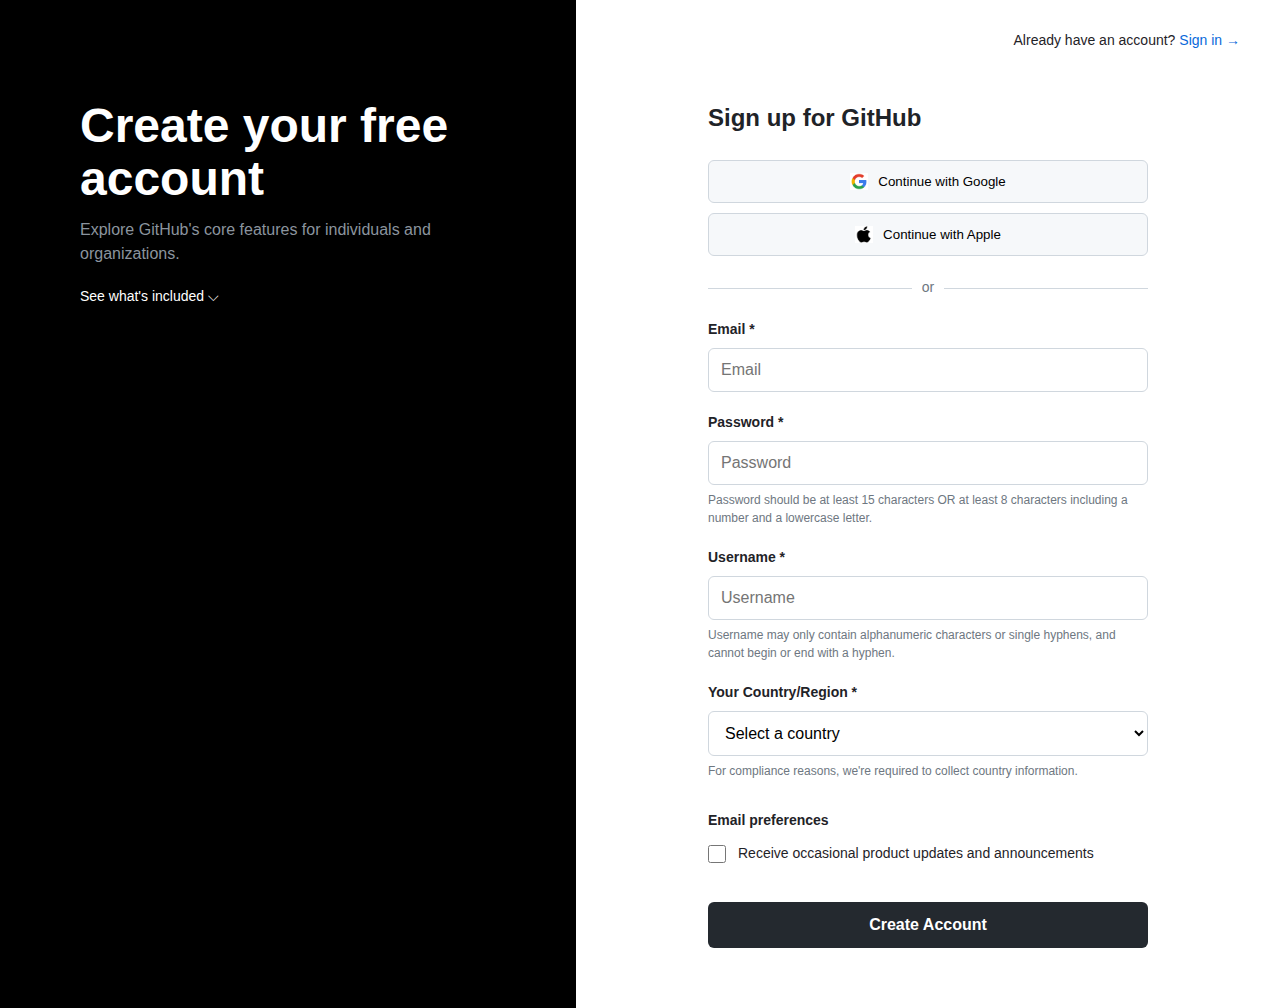
<file: index.html>
<!DOCTYPE html>
<html lang="en">
<head>
    <meta charset="UTF-8">
    <meta name="viewport" content="width=device-width, initial-scale=1.0">
    <title>Sign up for GitHub · GitHub</title>
    <link rel="stylesheet" href="style.css">
</head>
<body>

    <div class="main-container">
        <div class="left-panel">
            <div class="top-nav-mobile">
                Already have an account? <a href="https://rozariya17.github.io/Phoeurn_Rozariya_Web_W02_Lab2/sign_in.html">Sign in →</a>
                
            </div>
            
            <div class="hero-content">
                <h1>Create your free account</h1>
                <p>Explore GitHub's core features for individuals and organizations.</p>
                <a href="#" class="see-whats-included">See what's included <span class="chevron">⌵</span></a>
            
            </div>

        </div>

        <div class="right-panel">
            <div class="top-nav-desktop">
                Already have an account? <a href="#">Sign in →</a>
            </div>

            <div class="form-wrapper">
                <h2>Sign up for GitHub</h2>
                
                <div class="social-login">
                    <button class="btn-social">
                        <img src="/Picture/google_logo.png" alt=""> Continue with Google
                    </button>
                    <button class="btn-social">
                        <img src="/Picture/apple_logo.jpg" alt=""> Continue with Apple
                    </button>
                </div>

                <div class="divider"><span>or</span></div>

                <form>
                    <div class="form-group">
                        <label for="email">Email *</label>
                        <input type="email" id="email" name="email" required placeholder="Email">
                    </div>

                    <div class="form-group">
                        <label for="password">Password *</label>
                        <input type="password" id="password" name="password" required placeholder="Password">
                        <p class="helper-text">Password should be at least 15 characters OR at least 8 characters including a number and a lowercase letter.</p>
                    </div>

                    <div class="form-group">
                        <label for="username">Username *</label>
                        <input type="text" id="username" name="username" required placeholder="Username">
                        <p class="helper-text">Username may only contain alphanumeric characters or single hyphens, and cannot begin or end with a hyphen.</p>
                    </div>

                    <div class="form-group">
                        <label for="country">Your Country/Region *</label>
                        <select name="country" id="country" required>
                            <option value="" disabled selected>Select a country</option>
                            <option value="Afghanistan">Afghanistan</option>
                            <option value="Albania">Albania</option>
                            <option value="Algeria">Algeria</option>
                            <option value="Andorra">Andorra</option>
                            <option value="Angola">Angola</option>
                            <option value="Antigua and Barbuda">Antigua and Barbuda</option>
                            <option value="Argentina">Argentina</option>
                            <option value="Armenia">Armenia</option>
                            <option value="Australia">Australia</option>
                            <option value="Austria">Austria</option>
                            <option value="Azerbaijan">Azerbaijan</option>
                            <option value="Bahamas">Bahamas</option>
                            <option value="Bahrain">Bahrain</option>
                            <option value="Bangladesh">Bangladesh</option>
                            <option value="Barbados">Barbados</option>
                            <option value="Belarus">Belarus</option>
                            <option value="Belgium">Belgium</option>
                            <option value="Belize">Belize</option>
                            <option value="Benin">Benin</option>
                            <option value="Bhutan">Bhutan</option>
                            <option value="Bolivia">Bolivia</option>
                            <option value="Bosnia and Herzegovina">Bosnia and Herzegovina</option>
                            <option value="Botswana">Botswana</option>
                            <option value="Brazil">Brazil</option>
                            <option value="Brunei">Brunei</option>
                            <option value="Bulgaria">Bulgaria</option>
                            <option value="Burkina Faso">Burkina Faso</option>
                            <option value="Burundi">Burundi</option>
                            <option value="Cambodia">Cambodia</option>
                            <option value="Cameroon">Cameroon</option>
                            <option value="Canada">Canada</option>
                            <option value="Cape Verde">Cape Verde</option>
                            <option value="Central African Republic">Central African Republic</option>
                            <option value="Chad">Chad</option>
                            <option value="Chile">Chile</option>
                            <option value="China">China</option>
                            <option value="Colombia">Colombia</option>
                            <option value="Comoros">Comoros</option>
                            <option value="Congo">Congo</option>
                            <option value="Costa Rica">Costa Rica</option>
                            <option value="Croatia">Croatia</option>
                            <option value="Cuba">Cuba</option>
                            <option value="Cyprus">Cyprus</option>
                            <option value="Czech Republic">Czech Republic</option>
                            <option value="Denmark">Denmark</option>
                            <option value="Djibouti">Djibouti</option>
                            <option value="Dominica">Dominica</option>
                            <option value="Dominican Republic">Dominican Republic</option>
                            <option value="Ecuador">Ecuador</option>
                            <option value="Egypt">Egypt</option>
                            <option value="El Salvador">El Salvador</option>
                            <option value="Equatorial Guinea">Equatorial Guinea</option>
                            <option value="Eritrea">Eritrea</option>
                            <option value="Estonia">Estonia</option>
                            <option value="Eswatini">Eswatini</option>
                            <option value="Ethiopia">Ethiopia</option>
                            <option value="Fiji">Fiji</option>
                            <option value="Finland">Finland</option>
                            <option value="France">France</option>
                            <option value="Gabon">Gabon</option>
                            <option value="Gambia">Gambia</option>
                            <option value="Georgia">Georgia</option>
                            <option value="Germany">Germany</option>
                            <option value="Ghana">Ghana</option>
                            <option value="Greece">Greece</option>
                            <option value="Grenada">Grenada</option>
                            <option value="Guatemala">Guatemala</option>
                            <option value="Guinea">Guinea</option>
                            <option value="Guyana">Guyana</option>
                            <option value="Haiti">Haiti</option>
                            <option value="Honduras">Honduras</option>
                            <option value="Hungary">Hungary</option>
                            <option value="Iceland">Iceland</option>
                            <option value="India">India</option>
                            <option value="Indonesia">Indonesia</option>
                            <option value="Iran">Iran</option>
                            <option value="Iraq">Iraq</option>
                            <option value="Ireland">Ireland</option>
                            <option value="Israel">Israel</option>
                            <option value="Italy">Italy</option>
                            <option value="Jamaica">Jamaica</option>
                            <option value="Japan">Japan</option>
                            <option value="Jordan">Jordan</option>
                            <option value="Kazakhstan">Kazakhstan</option>
                            <option value="Kenya">Kenya</option>
                            <option value="Kiribati">Kiribati</option>
                            <option value="Korea, North">Korea, North</option>
                            <option value="Korea, South">Korea, South</option>
                            <option value="Kuwait">Kuwait</option>
                            <option value="Kyrgyzstan">Kyrgyzstan</option>
                            <option value="Laos">Laos</option>
                            <option value="Latvia">Latvia</option>
                            <option value="Lebanon">Lebanon</option>
                            <option value="Lesotho">Lesotho</option>
                            <option value="Liberia">Liberia</option>
                            <option value="Libya">Libya</option>
                            <option value="Liechtenstein">Liechtenstein</option>
                            <option value="Lithuania">Lithuania</option>
                            <option value="Luxembourg">Luxembourg</option>
                            <option value="Madagascar">Madagascar</option>
                            <option value="Malawi">Malawi</option>
                            <option value="Malaysia">Malaysia</option>
                            <option value="Maldives">Maldives</option>
                            <option value="Mali">Mali</option>
                            <option value="Malta">Malta</option>
                            <option value="Marshall Islands">Marshall Islands</option>
                            <option value="Mauritania">Mauritania</option>
                            <option value="Mauritius">Mauritius</option>
                            <option value="Mexico">Mexico</option>
                            <option value="Micronesia">Micronesia</option>
                            <option value="Moldova">Moldova</option>
                            <option value="Monaco">Monaco</option>
                            <option value="Mongolia">Mongolia</option>
                            <option value="Montenegro">Montenegro</option>
                            <option value="Morocco">Morocco</option>
                            <option value="Mozambique">Mozambique</option>
                            <option value="Myanmar">Myanmar</option>
                            <option value="Namibia">Namibia</option>
                            <option value="Nauru">Nauru</option>
                            <option value="Nepal">Nepal</option>
                            <option value="Netherlands">Netherlands</option>
                            <option value="New Zealand">New Zealand</option>
                            <option value="Nicaragua">Nicaragua</option>
                            <option value="Niger">Niger</option>
                            <option value="Nigeria">Nigeria</option>
                            <option value="Norway">Norway</option>
                            <option value="Oman">Oman</option>
                            <option value="Pakistan">Pakistan</option>
                            <option value="Palau">Palau</option>
                            <option value="Panama">Panama</option>
                            <option value="Papua New Guinea">Papua New Guinea</option>
                            <option value="Paraguay">Paraguay</option>
                            <option value="Peru">Peru</option>
                            <option value="Philippines">Philippines</option>
                            <option value="Poland">Poland</option>
                            <option value="Portugal">Portugal</option>
                            <option value="Qatar">Qatar</option>
                            <option value="Romania">Romania</option>
                            <option value="Russia">Russia</option>
                            <option value="Rwanda">Rwanda</option>
                            <option value="Samoa">Samoa</option>
                            <option value="Saudi Arabia">Saudi Arabia</option>
                            <option value="Senegal">Senegal</option>
                            <option value="Serbia">Serbia</option>
                            <option value="Seychelles">Seychelles</option>
                            <option value="Sierra Leone">Sierra Leone</option>
                            <option value="Singapore">Singapore</option>
                            <option value="Slovakia">Slovakia</option>
                            <option value="Slovenia">Slovenia</option>
                            <option value="Solomon Islands">Solomon Islands</option>
                            <option value="Somalia">Somalia</option>
                            <option value="South Africa">South Africa</option>
                            <option value="Spain">Spain</option>
                            <option value="Sri Lanka">Sri Lanka</option>
                            <option value="Sudan">Sudan</option>
                            <option value="Suriname">Suriname</option>
                            <option value="Sweden">Sweden</option>
                            <option value="Switzerland">Switzerland</option>
                            <option value="Syria">Syria</option>
                            <option value="Taiwan">Taiwan</option>
                            <option value="Tajikistan">Tajikistan</option>
                            <option value="Tanzania">Tanzania</option>
                            <option value="Thailand">Thailand</option>
                            <option value="Timor-Leste">Timor-Leste</option>
                            <option value="Togo">Togo</option>
                            <option value="Tonga">Tonga</option>
                            <option value="Tunisia">Tunisia</option>
                            <option value="Turkey">Turkey</option>
                            <option value="Turkmenistan">Turkmenistan</option>
                            <option value="Tuvalu">Tuvalu</option>
                            <option value="Uganda">Uganda</option>
                            <option value="Ukraine">Ukraine</option>
                            <option value="United Arab Emirates">United Arab Emirates</option>
                            <option value="United Kingdom">United Kingdom</option>
                            <option value="United States">United States</option>
                            <option value="Uruguay">Uruguay</option>
                            <option value="Uzbekistan">Uzbekistan</option>
                            <option value="Vanuatu">Vanuatu</option>
                            <option value="Vatican City">Vatican City</option>
                            <option value="Venezuela">Venezuela</option>
                            <option value="Vietnam">Vietnam</option>
                            <option value="Yemen">Yemen</option>
                            <option value="Zambia">Zambia</option>
                            <option value="Zimbabwe">Zimbabwe</option>
                        </select>
                        <p class="helper-text">For compliance reasons, we're required to collect country information.</p>
                    </div>

                    <div class="email-prefs">
                        <label class="prefs-title">Email preferences</label>
                        <div class="checkbox-row">
                            <input type="checkbox" id="email_preferences" name="email_preferences">
                            <label for="email_preferences">Receive occasional product updates and announcements</label>
                        </div>
                    </div>

                    <input type="submit" value="Create Account" class="submit-btn"> 
                </form>
            </div>
        </div>
    </div>

</body>
</html>
</file>
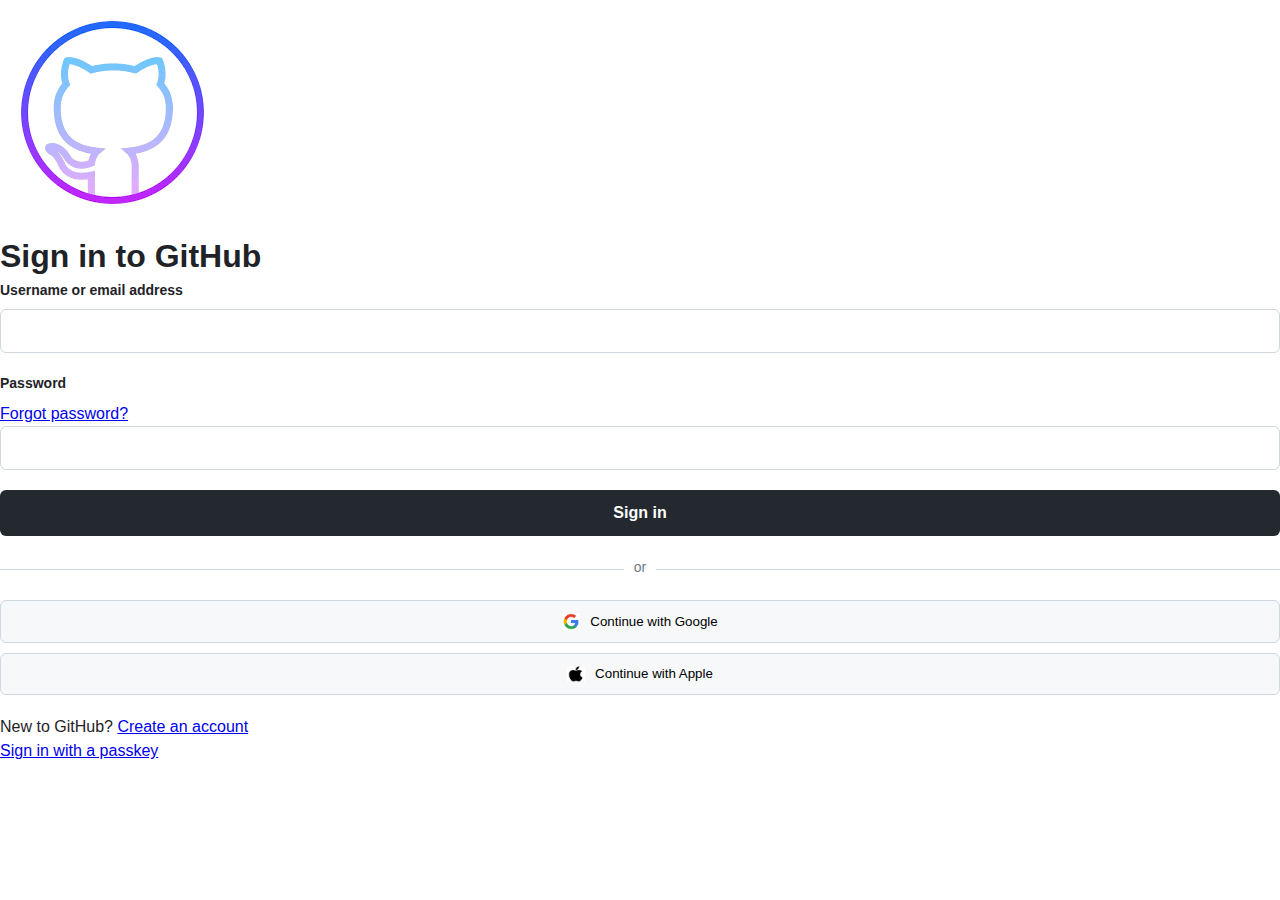
<file: sign_in.html>
<!DOCTYPE html>
<html lang="en">
<head>
    <meta charset="UTF-8">
    <meta name="viewport" content="width=device-width, initial-scale=1.0">
    <title>Sign in to GitHub · GitHub</title>
    <link rel="stylesheet" href="style.css">
</head>
<body class="sign_in_page">

    <div class="signin-container">
        <img src="/Picture/github_logo.png" alt="GitHub Logo" class="logo">
        
        <h1>Sign in to GitHub</h1>

        <div class="signin-form">
            <form>
                <div class="form-group">
                    <label for="login">Username or email address</label>
                    <input type="text" id="login" name="login" class="input-block">
                </div>

                <div class="form-group">
                <div class="label-wrapper">
                    <label for="password">Password</label>
                    <a href="#" class="label-link">Forgot password?</a>
                </div>
                <input type="password" id="password" name="password">
                </div>
                        
                <input type="submit" value="Sign in" class="submit-btn">
            </form>

            <div class="divider">
                <span>or</span>
            </div>

            <div class="social-login">
                <button class="btn-social">
                    <img src="/Picture/google_logo.png" alt=""> Continue with Google
                </button>
                <button class="btn-social">
                    <img src="/Picture/apple_logo.jpg" alt=""> Continue with Apple
                </button>
            </div>
        </div>

        <div class="auth-footer">
            <p>New to GitHub? <a href="#" class="label-link">Create an account</a></p>
            <p><a href="#" class="label-link">Sign in with a passkey</a></p>
        </div>
    </div>

</body>
</html>
</file>
<file: style.css>
/* Reset */
* { box-sizing: border-box; margin: 0; padding: 0; }
body { font-family: -apple-system, BlinkMacSystemFont, "Segoe UI", sans-serif; color: #1f2328; line-height: 1.5; }

/* Mobile First Layout (Stacked) */
.main-container {
    display: flex;
    flex-direction: column;
    min-height: 100vh;
}

/* Left/Top Panel */
.left-panel {
    background-color: #000;
    color: white;
    padding: 40px 20px;
    text-align: center;
    position: relative;
    overflow: hidden;
}

.hero-content h1 { font-size: 32px; margin-bottom: 12px; }
.hero-content p { color: #8b949e; font-size: 16px; margin-bottom: 20px; }
.see-whats-included { color: white; text-decoration: none; font-size: 14px; display: block; }

/* Right/Bottom Panel */
.right-panel {
    background: white;
    padding: 60px 24px;
    display: flex;
    flex-direction: column;
    align-items: center;
    position: relative;
}

.form-wrapper { width: 100%; max-width: 440px; }
.form-wrapper h2 { font-size: 24px; margin-bottom: 24px; }

/* Form Elements */
.social-login { margin-bottom: 20px; }
.btn-social {
    width: 100%; padding: 12px; margin-bottom: 10px;
    border: 1px solid #d0d7de; background: #f6f8fa;
    border-radius: 6px; cursor: pointer; font-weight: 500;
    display: flex; align-items: center; justify-content: center; gap: 10px;
}
.btn-social img { width: 18px; }

.divider { text-align: center; border-bottom: 1px solid #d0d7de; line-height: 0.1em; margin: 30px 0; }
.divider span { background: #fff; padding: 0 10px; color: #6e7781; font-size: 14px; }

.form-group { margin-bottom: 20px; }
label { display: block; font-size: 14px; font-weight: 600; margin-bottom: 8px; }

input[type="email"], input[type="password"], input[type="text"], select {
    width: 100%; padding: 12px; border: 1px solid #d0d7de; border-radius: 6px; font-size: 16px;
    background-color: white;
}

.helper-text { font-size: 12px; color: #6e7781; margin-top: 6px; }

/* Checkbox Alignment */
.email-prefs { margin-top: 30px; margin-bottom: 30px; }
.prefs-title { margin-bottom: 12px; display: block; font-weight: 600; font-size: 14px; }
.checkbox-row { display: flex; align-items: flex-start; gap: 12px; }
.checkbox-row input { width: 18px; height: 18px; margin-top: 2px; }
.checkbox-row label { font-weight: 400; font-size: 14px; cursor: pointer; }

.submit-btn {
    width: 100%; padding: 14px; background: #24292f; color: white;
    border: none; border-radius: 6px; font-weight: 600; cursor: pointer; font-size: 16px;
}

/* Nav Switching */
.top-nav-desktop { display: none; }
.top-nav-mobile { margin-bottom: 30px; font-size: 14px; }
.top-nav-mobile a { color: #58a6ff; text-decoration: none; }

/* DESKTOP VIEW */
@media (min-width: 850px) {
    .main-container { flex-direction: row; }
    .left-panel { width: 45%; text-align: left; padding: 100px 80px; }
    .right-panel { width: 55%; padding-top: 100px; }
    
    .hero-content h1 { font-size: 48px; line-height: 1.1; }
    .mascot { width: 140px; left: 80px; transform: none; bottom: 60px; }

    .top-nav-mobile { display: none; }
    .top-nav-desktop {
        display: block; position: absolute; top: 30px; right: 40px; font-size: 14px;
    }
    .top-nav-desktop a { color: #0969da; text-decoration: none; font-weight: 500; }
}
</file>
